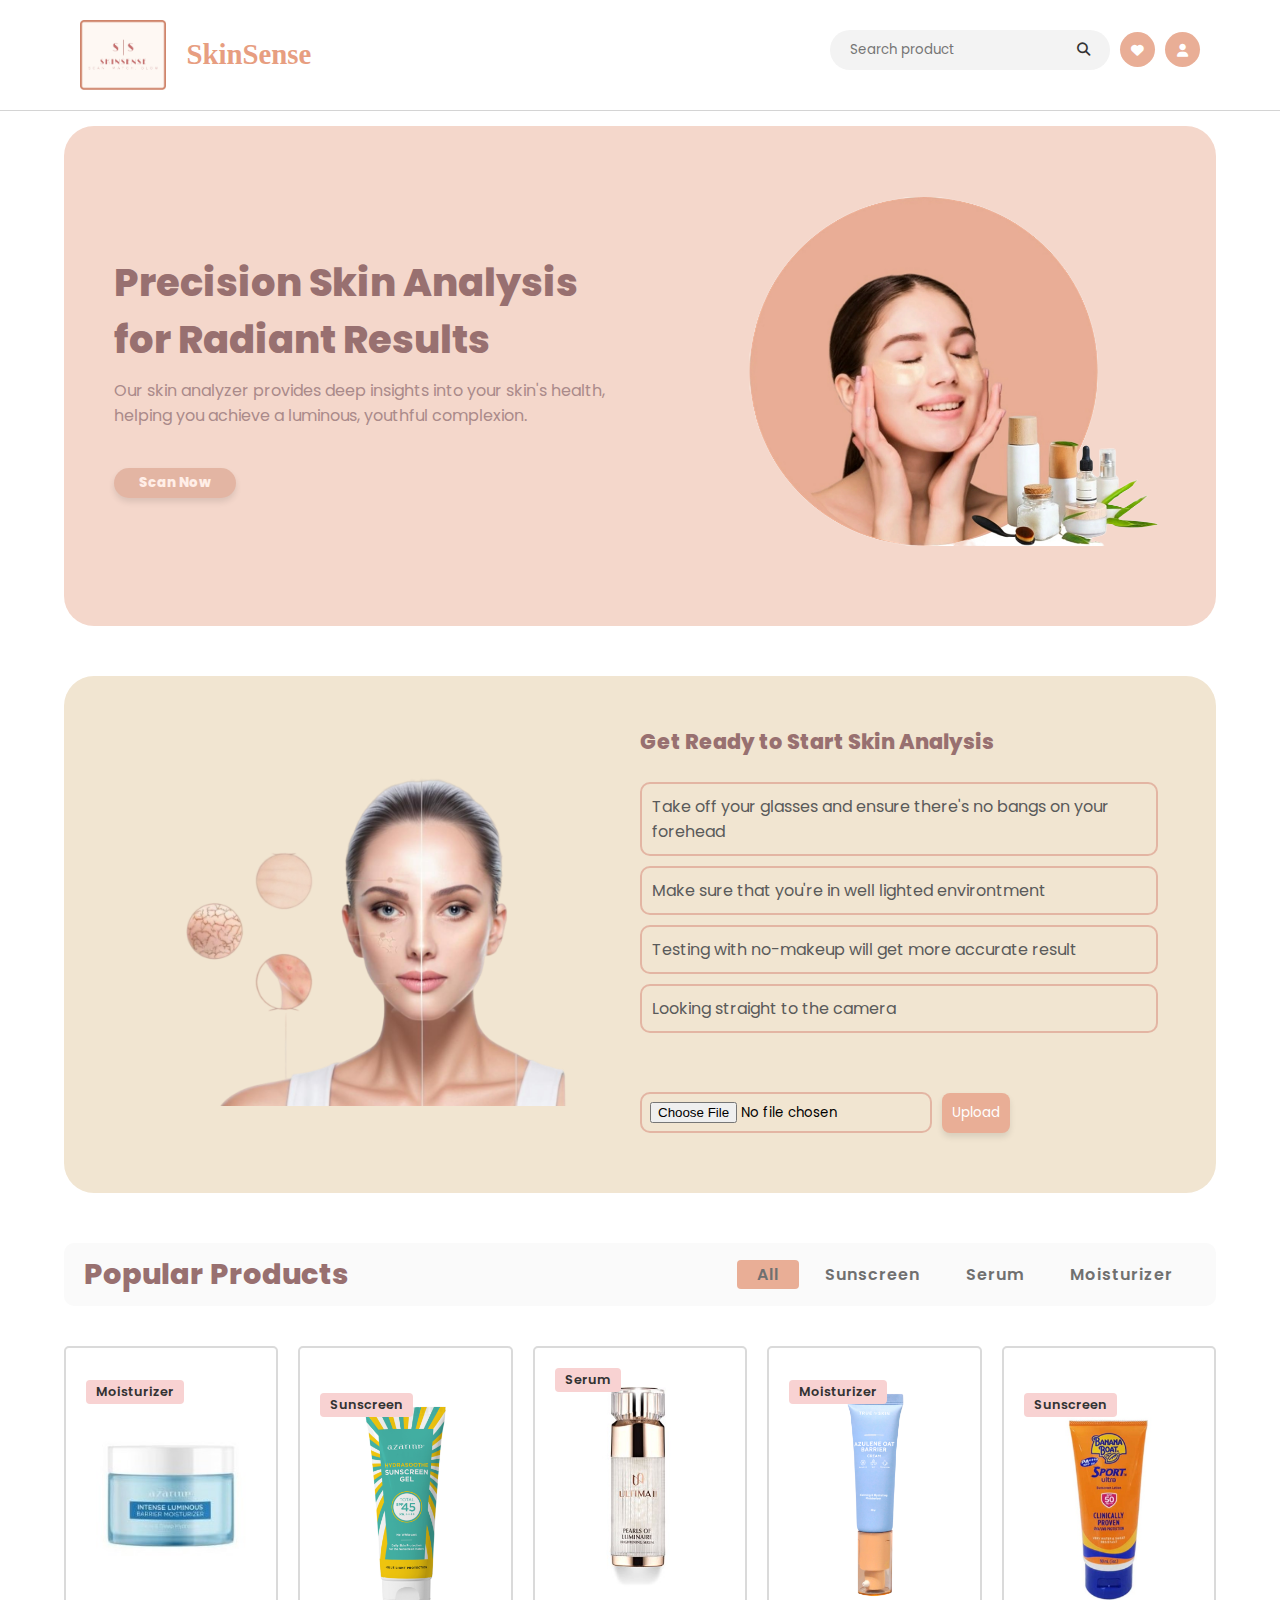
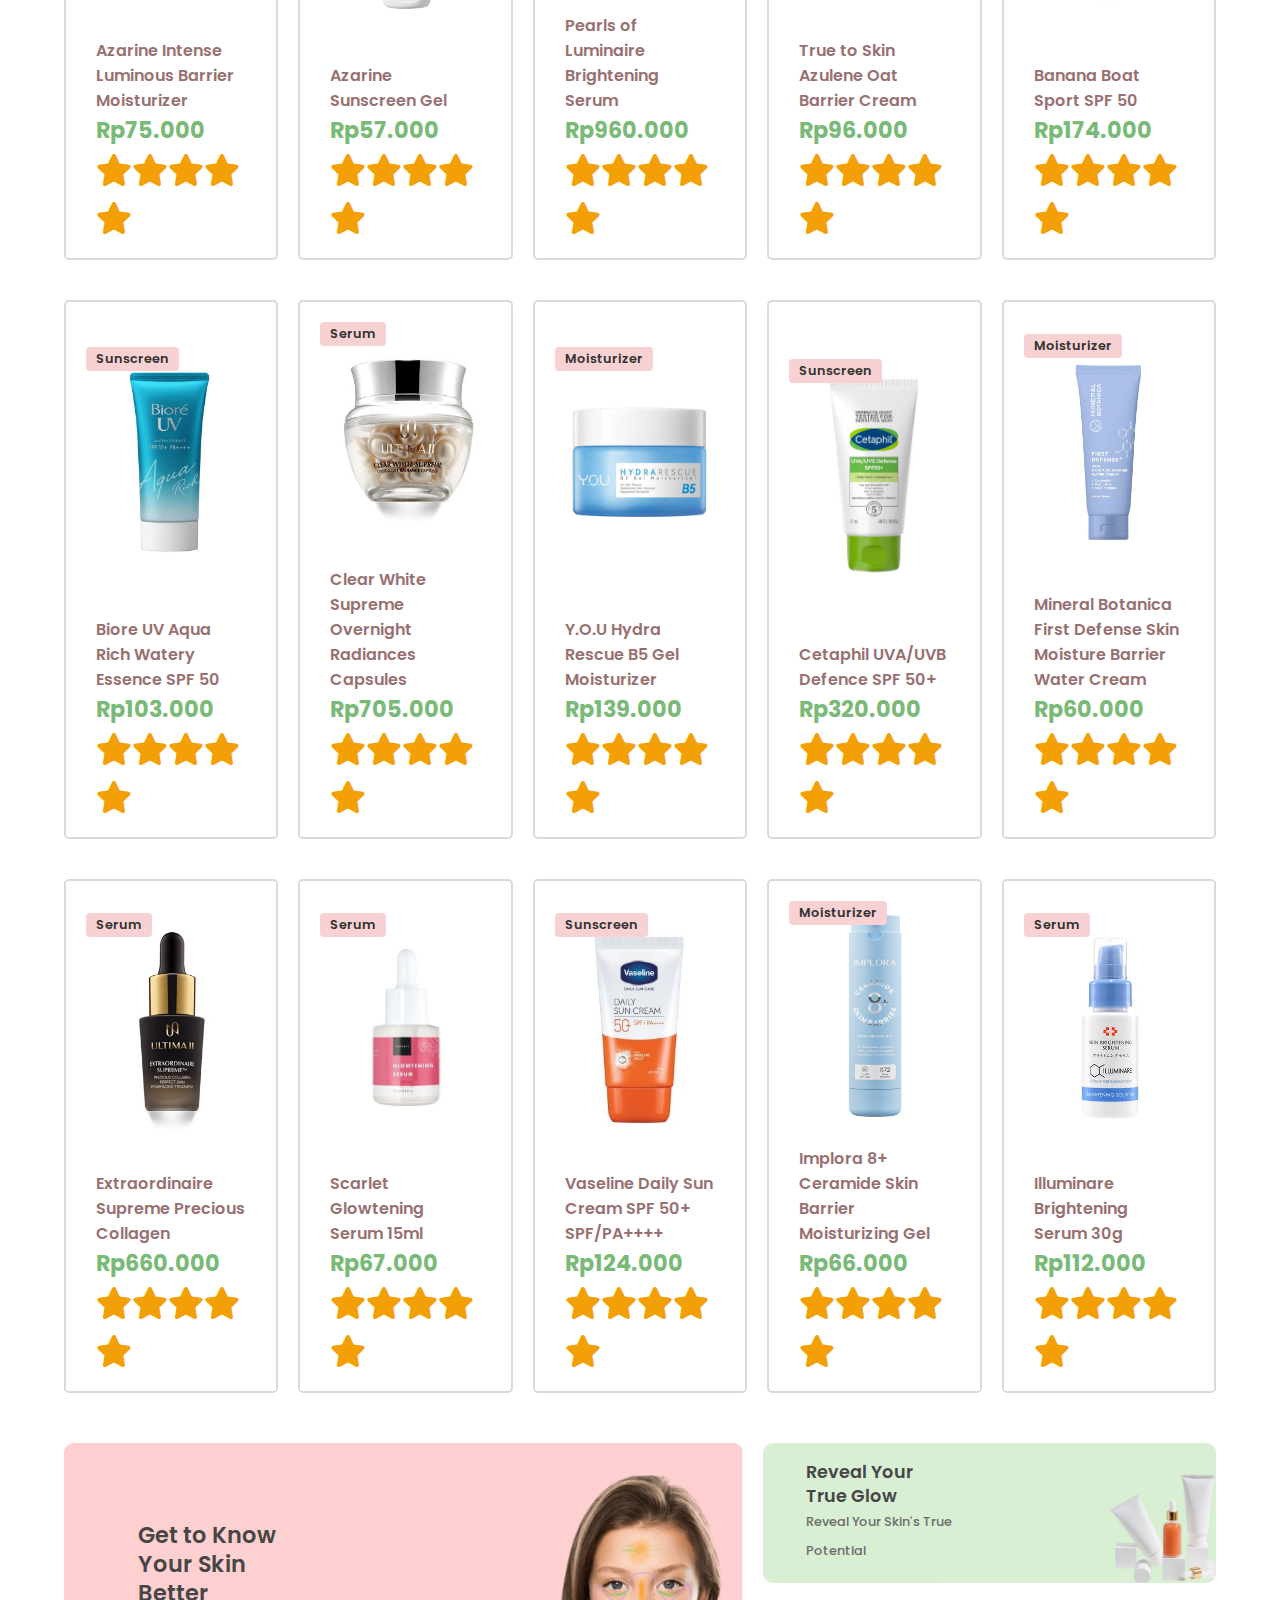
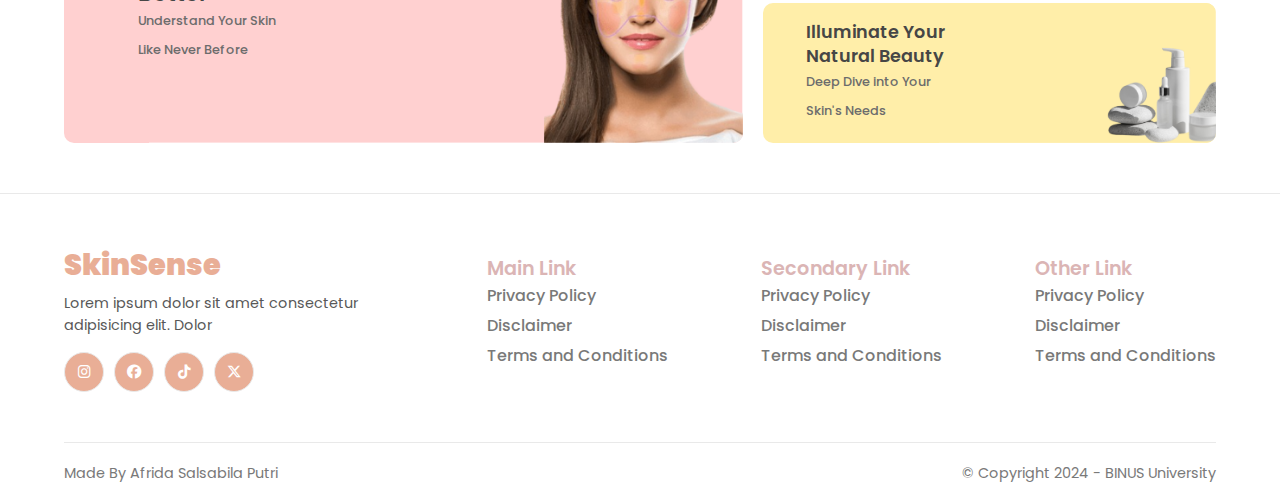
<file: index.html>
<!DOCTYPE html>
<html lang="en">
<head>
    <meta charset="UTF-8">
    <meta name="viewport" content="width=device-width, initial-scale=1.0">
    <!--==========Title==========-->
    <title>SkinSense</title>
    <!--==========CSS==========-->
    <link rel="stylesheet" href="style.css">
    <!--Font-->
    <link rel="stylesheet" href="https://cdnjs.cloudflare.com/ajax/libs/font-awesome/6.5.2/css/all.min.css">

    <!--Font Roboto-->
    <link rel="preconnect" href="https://fonts.googleapis.com">
    <link rel="preconnect" href="https://fonts.gstatic.com" crossorigin>
    <link href="https://fonts.googleapis.com/css2?family=Cabin:ital,wght@0,400..700;1,400..700&family=Poppins:ital,wght@0,100;0,200;0,300;0,400;0,500;0,600;0,700;0,800;0,900;1,100;1,200;1,300;1,400;1,500;1,600;1,700;1,800;1,900&display=swap" rel="stylesheet">
</head>
<body>
    <!--Navbar-->
    <nav class="navigation">
        <a href="#" class="logo">
            <img src="image/logo.png">
            SkinSense
        </a>

        <!--Search bar-->
        <form class="search-box">
            <input type="text" placeholder="Search product" required>
            <button>
                <i class="fa-solid fa-magnifying-glass"></i>
            </button>
        </form>
        <!--button-->
        <div class="nav-btns">

            <!--Heart-->
            <a href="#" class="nav-heart">
                <i class="fa-solid fa-heart"></i>
            </a>
            
            <!--User-->
            <a href="#" class="nav-user">
                <i class="fa-solid fa-user"></i>
            </a>

        </div>
    </nav> <!--nav_end-->

    <!--Main-->
    <section id="main">

        <!--Text-->
        <div class="main-text">
            <h1>Precision Skin Analysis for Radiant Results</h1>
            <p>Our skin analyzer provides deep insights into your skin's health, helping you achieve a luminous, youthful complexion.</p>
            <button id="scan-now">Scan Now</button>
            <!--<a href="#">Scan Now</a>-->
        </div>

        <!--image-->
        <div class="main-img">
            <img src="image/hero_img (1).png" alt="">
        </div>

    </section><!--main_end-->

    <!--Scan Image-->
    <section id="scan_image">

        <!--Image-->
        <div class="scan-image">
            <img src="image/face scan.png">
        </div>

        <!--Text-->
        <div class="scan-text">
            <h1>Get Ready to Start Skin Analysis</h1>
            <p>Take off your glasses and ensure there's no bangs on your forehead</p>
            <p>Make sure that you're in well lighted environtment</p>
            <p>Testing with no-makeup will get more accurate result</p>
            <p>Looking straight to the camera</p>

            <div class="scan-button">
                <input type="file" id="image-input" accept="image/*" required>
                <button type="submit">Upload</button>
            </div>

        </div>

    </section>

    <!--all_product-->
    <section id="all_product">

        <!--heading-->
        <div class="new-p-heading">
            <h3>Popular Products</h3>
            <!--filter-->
            <ul>
                <li class="active" data-filter="all">All</li>
                <li data-filter="sunscreen">Sunscreen</li>
                <li data-filter="serum">Serum</li>
                <li data-filter="moisturizer">Moisturizer</li>
            </ul>
        </div>

        <!--container-->
        <div class="all-product-container">
            
            <!--box1-->
            <div class="all-product-box moisturizer" id="product1">
                <!--img-->
                <div class="all-product-img">
                    <img src="image/m1.jpg">
                    <span>Moisturizer</span>
                </div>

                <!--text-->
                <div class="all-product-text-section">
                    <h4 class="all-product-title">Azarine Intense Luminous Barrier Moisturizer</h4>
                    <span>Rp75.000</span>
                    <h1 href="#" class="all-love">
                        <i class="fa-solid fa-star"></i><i class="fa-solid fa-star"></i><i class="fa-solid fa-star"></i><i class="fa-solid fa-star"></i><i class="fa-solid fa-star"></i>
                    </h1>
                </div>
            </div>

             <!--box2-->
             <div class="all-product-box sunscreen" id="product2">
                <!--img-->
                <div class="all-product-img">
                    <img src="image/ss1.png">
                    <span>Sunscreen</span>
                </div>

                <!--text-->
                <div class="all-product-text-section">
                    <h4 class="all-product-title">Azarine Sunscreen Gel</h4>
                    <span>Rp57.000</span>
                    <h1 href="#" class="all-love">
                        <i class="fa-solid fa-star"></i><i class="fa-solid fa-star"></i><i class="fa-solid fa-star"></i><i class="fa-solid fa-star"></i><i class="fa-solid fa-star"></i>
                    </h1>
                </div>
            </div>

             <!--box3-->
             <div class="all-product-box serum" id="product3">
                <!--img-->
                <div class="all-product-img">
                    <img src="image/s1.jpg">
                    <span>Serum</span>
                </div>

                <!--text-->
                <div class="all-product-text-section">
                    <h4 class="all-product-title">Pearls of Luminaire Brightening Serum</h4>
                    <span>Rp960.000</span>
                    <h1 href="#" class="all-love">
                        <i class="fa-solid fa-star"></i><i class="fa-solid fa-star"></i><i class="fa-solid fa-star"></i><i class="fa-solid fa-star"></i><i class="fa-solid fa-star"></i>
                    </h1>
                </div>
            </div>

             <!--box4-->
             <div class="all-product-box moisturizer" id="product4">
                <!--img-->
                <div class="all-product-img">
                    <img src="image/m2.png">
                    <span>Moisturizer</span>
                </div>
                <!--text-->
                <div class="all-product-text-section">
                    <h4 class="all-product-title">True to Skin Azulene Oat Barrier Cream</h4>
                    <span>Rp96.000</span>
                    <h1 href="#" class="all-love">
                        <i class="fa-solid fa-star"></i><i class="fa-solid fa-star"></i><i class="fa-solid fa-star"></i><i class="fa-solid fa-star"></i><i class="fa-solid fa-star"></i>
                    </h1>
                </div>
            </div>

             <!--box5-->
             <div class="all-product-box sunscreen" id="product5">
                <!--img-->
                <div class="all-product-img">
                    <img src="image/ss2.jpg">
                    <span>Sunscreen</span>
                </div>
                <!--text-->
                <div class="all-product-text-section">
                    <h4 class="all-product-title">Banana Boat Sport SPF 50</h4>
                    <span>Rp174.000</span>
                    <h1 href="#" class="all-love">
                        <i class="fa-solid fa-star"></i><i class="fa-solid fa-star"></i><i class="fa-solid fa-star"></i><i class="fa-solid fa-star"></i><i class="fa-solid fa-star"></i>
                    </h1>
                </div>
            </div>

             <!--box6-->
             <div class="all-product-box sunscreen" id="product6">
                <!--img-->
                <div class="all-product-img">
                    <img src="image/ss3.png">
                    <span>Sunscreen</span>
                </div>
                <!--text-->
                <div class="all-product-text-section">
                    <h4 class="all-product-title">Biore UV Aqua Rich Watery Essence SPF 50</h4>
                    <span>Rp103.000</span>
                    <h1 href="#" class="all-love">
                        <i class="fa-solid fa-star"></i><i class="fa-solid fa-star"></i><i class="fa-solid fa-star"></i><i class="fa-solid fa-star"></i><i class="fa-solid fa-star"></i>
                    </h1>
                </div>
            </div>

             <!--box7-->
             <div class="all-product-box serum" id="product7">
                <!--img-->
                <div class="all-product-img">
                    <img src="image/s2.jpg">
                    <span>Serum</span>
                </div>
                <!--text-->
                <div class="all-product-text-section">
                    <h4 class="all-product-title">Clear White Supreme Overnight Radiances Capsules</h4>
                    <span>Rp705.000</span>
                    <h1 href="#" class="all-love">
                        <i class="fa-solid fa-star"></i><i class="fa-solid fa-star"></i><i class="fa-solid fa-star"></i><i class="fa-solid fa-star"></i><i class="fa-solid fa-star"></i>
                    </h1>
                </div>
            </div>

             <!--box8-->
             <div class="all-product-box moisturizer" id="product8">
                <!--img-->
                <div class="all-product-img">
                    <img src="image/m3.jpg">
                    <span>Moisturizer</span>
                </div>
                <!--text-->
                <div class="all-product-text-section">
                    <h4 class="all-product-title">Y.O.U Hydra Rescue B5 Gel Moisturizer</h4>
                    <span>Rp139.000</span>
                    <h1 href="#" class="all-love">
                        <i class="fa-solid fa-star"></i><i class="fa-solid fa-star"></i><i class="fa-solid fa-star"></i><i class="fa-solid fa-star"></i><i class="fa-solid fa-star"></i>
                    </h1>
                </div>
            </div>

             <!--box9-->
             <div class="all-product-box sunscreen" id="product9">
                <!--img-->
                <div class="all-product-img">
                    <img src="image/ss4.jpg">
                    <span>Sunscreen</span>
                </div>
                <!--text-->
                <div class="all-product-text-section">
                    <h4 class="all-product-title">Cetaphil UVA/UVB Defence SPF 50+</h4>
                    <span>Rp320.000</span>
                    <h1 href="#" class="all-love">
                        <i class="fa-solid fa-star"></i><i class="fa-solid fa-star"></i><i class="fa-solid fa-star"></i><i class="fa-solid fa-star"></i><i class="fa-solid fa-star"></i>
                    </h1>
                </div>
            </div>

             <!--box10-->
             <div class="all-product-box moisturizer" id="product10">
                <!--img-->
                <div class="all-product-img">
                    <img src="image/m4.jpg">
                    <span>Moisturizer</span>
                </div>
                <!--text-->
                <div class="all-product-text-section">
                    <h4 class="all-product-title">Mineral Botanica First Defense Skin Moisture Barrier Water Cream</h4>
                    <span>Rp60.000</span>
                    <h1 href="#" class="all-love">
                        <i class="fa-solid fa-star"></i><i class="fa-solid fa-star"></i><i class="fa-solid fa-star"></i><i class="fa-solid fa-star"></i><i class="fa-solid fa-star"></i>
                    </h1>
                </div>
            </div>

            <!--box11-->
            <div class="all-product-box serum" id="product11">
                <!--img-->
                <div class="all-product-img">
                    <img src="image/s3.jpg">
                    <span>Serum</span>
                </div>
                <!--text-->
                <div class="all-product-text-section">
                    <h4 class="all-product-title">Extraordinaire Supreme Precious Collagen</h4>
                    <span>Rp660.000</span>
                    <h1 href="#" class="all-love">
                        <i class="fa-solid fa-star"></i><i class="fa-solid fa-star"></i><i class="fa-solid fa-star"></i><i class="fa-solid fa-star"></i><i class="fa-solid fa-star"></i>
                    </h1>
                </div>
            </div>

            <!--box12-->
            <div class="all-product-box serum" id="product12">
                <!--img-->
                <div class="all-product-img">
                    <img src="image/s4.jpg">
                    <span>Serum</span>
                </div>
                <!--text-->
                <div class="all-product-text-section">
                    <h4 class="all-product-title">Scarlet Glowtening Serum 15ml</h4>
                    <span>Rp67.000</span>
                    <h1 href="#" class="all-love">
                        <i class="fa-solid fa-star"></i><i class="fa-solid fa-star"></i><i class="fa-solid fa-star"></i><i class="fa-solid fa-star"></i><i class="fa-solid fa-star"></i>
                    </h1>
                </div>
            </div>

            <!--box13-->
            <div class="all-product-box sunscreen" id="product13">
                <!--img-->
                <div class="all-product-img">
                    <img src="image/ss5.jpg">
                    <span>Sunscreen</span>
                </div>
                <!--text-->
                <div class="all-product-text-section">
                    <h4 class="all-product-title">Vaseline Daily Sun Cream SPF 50+ SPF/PA++++</h4>
                    <span>Rp124.000</span>
                    <h1 href="#" class="all-love">
                        <i class="fa-solid fa-star"></i><i class="fa-solid fa-star"></i><i class="fa-solid fa-star"></i><i class="fa-solid fa-star"></i><i class="fa-solid fa-star"></i>
                    </h1>
                </div>
            </div>

            <!--box14-->
            <div class="all-product-box moisturizer" id="product14">
                <!--img-->
                <div class="all-product-img">
                    <img src="image/m5.png">
                    <span>Moisturizer</span>
                </div>
                <!--text-->
                <div class="all-product-text-section">
                    <h4 class="all-product-title">Implora 8+ Ceramide Skin Barrier Moisturizing Gel</h4>
                    <span>Rp66.000</span>
                    <h1 href="#" class="all-love">
                        <i class="fa-solid fa-star"></i><i class="fa-solid fa-star"></i><i class="fa-solid fa-star"></i><i class="fa-solid fa-star"></i><i class="fa-solid fa-star"></i>
                    </h1>
                </div>
            </div>

            <!--box15-->
            <div class="all-product-box serum" id="product15">
                <!--img-->
                <div class="all-product-img">
                    <img src="image/s5.jpg">
                    <span>Serum</span>
                </div>
                <!--text-->
                <div class="all-product-text-section">
                    <h4 class="all-product-title">Illuminare Brightening Serum 30g</h4>
                    <span>Rp112.000</span>
                    <h1 href="#" class="all-love">
                        <i class="fa-solid fa-star"></i><i class="fa-solid fa-star"></i><i class="fa-solid fa-star"></i><i class="fa-solid fa-star"></i><i class="fa-solid fa-star"></i>
                    </h1>
                </div>
            </div>
        </div>
    
    </section>

    <!--Banner Grid 1/3-->
    <section class="banner-grid-half">

        <!--box1-->
        <div class="banner-grid-box banner-grid-box1">
            <!--img-->
            <img src="image/b3.png">
            <!--Text-->
            <div class="banner-grid-text">
                <strong>Get to Know Your Skin Better</strong>
                <span>Understand Your Skin Like Never Before</span>
            </div>
        </div>

        <!--box2-->
        <div class="banner-grid-box banner-grid-box2">
            <!--img-->
            <img src="image/b1.png">
            <!--Text-->
            <div class="banner-grid-text">
                <strong>Reveal Your True Glow</strong>
                <span>Reveal Your Skin's True Potential</span>
            </div>
        </div>

        <!--box3-->
        <div class="banner-grid-box banner-grid-box3">
            <!--img-->
            <img src="image/b2.png">
            <!--Text-->
            <div class="banner-grid-text">
                <strong>Illuminate Your Natural Beauty</strong>
                <span>Deep Dive into Your Skin's Needs</span>
            </div>
        </div>
        
    </section><!--grid_end-->

    <!--Footer-->
    <footer>
        <div class="footer-container">
            <!--Container-->
            <div class="footer-company-box">
                <!--logo-->
                <a href="#" class="footer-logo">SkinSense</a>
                <!--details-->
                <p>Lorem ipsum dolor sit amet consectetur adipisicing elit. Dolor</p>
                <!--sosmed-->
                <div class="footer-sosmed">
                    <a href="#"><i class="fa-brands fa-instagram"></i></a>
                    <a href="#"><i class="fa-brands fa-facebook"></i></a>
                    <a href="#"><i class="fa-brands fa-tiktok"></i></a>
                    <a href="#"><i class="fa-brands fa-x-twitter"></i></a>
                </div>
            </div>

            <!--link box-->
            <div class="footer-link-box">
                <strong>Main Link</strong>
                <ul>
                    <li><a href="#">Privacy Policy</a></li>
                    <li><a href="#">Disclaimer</a></li>
                    <li><a href="#">Terms and Conditions</a></li>
                </ul>
            </div>

            <div class="footer-link-box">
                <strong>Secondary Link</strong>
                <ul>
                    <li><a href="#">Privacy Policy</a></li>
                    <li><a href="#">Disclaimer</a></li>
                    <li><a href="#">Terms and Conditions</a></li>
                </ul>
            </div>

            <div class="footer-link-box">
                <strong>Other Link</strong>
                <ul>
                    <li><a href="#">Privacy Policy</a></li>
                    <li><a href="#">Disclaimer</a></li>
                    <li><a href="#">Terms and Conditions</a></li>
                </ul>
            </div>

        </div>

        <!--bottom section-->
        <div class="footer-bottom">
            <span class="footer-owner">Made By Afrida Salsabila Putri</span>
            <span class="copyright">© Copyright 2024 - BINUS University</span>
        </div>

    </footer>


    <script src="./script.js"></script>

    <!--JQuery-->
    <script src="js/jquery-3.7.1.js"></script>

    <!--Script-->
    <script>
        //filter_link_active//
        var selector = '.new-p-heading li';

        $(selector).on('click', function(){
            $(selector).removeClass('active')
            $(this).addClass('active')
        });

        /*box-filter*/
        $(document).ready(function(){
            $('.new-p-heading li').click(function(){
                const value = $(this).attr('data-filter')
                if(value == 'all'){
                    $('.all-product-box').show('1000');
                }else{
                    $('.all-product-box').not('.' + value).hide('1000');
                    $('.all-product-box').filter('.' + value).show('1000');
                }
            })
        });

    </script>
</body>
</html>
</file>
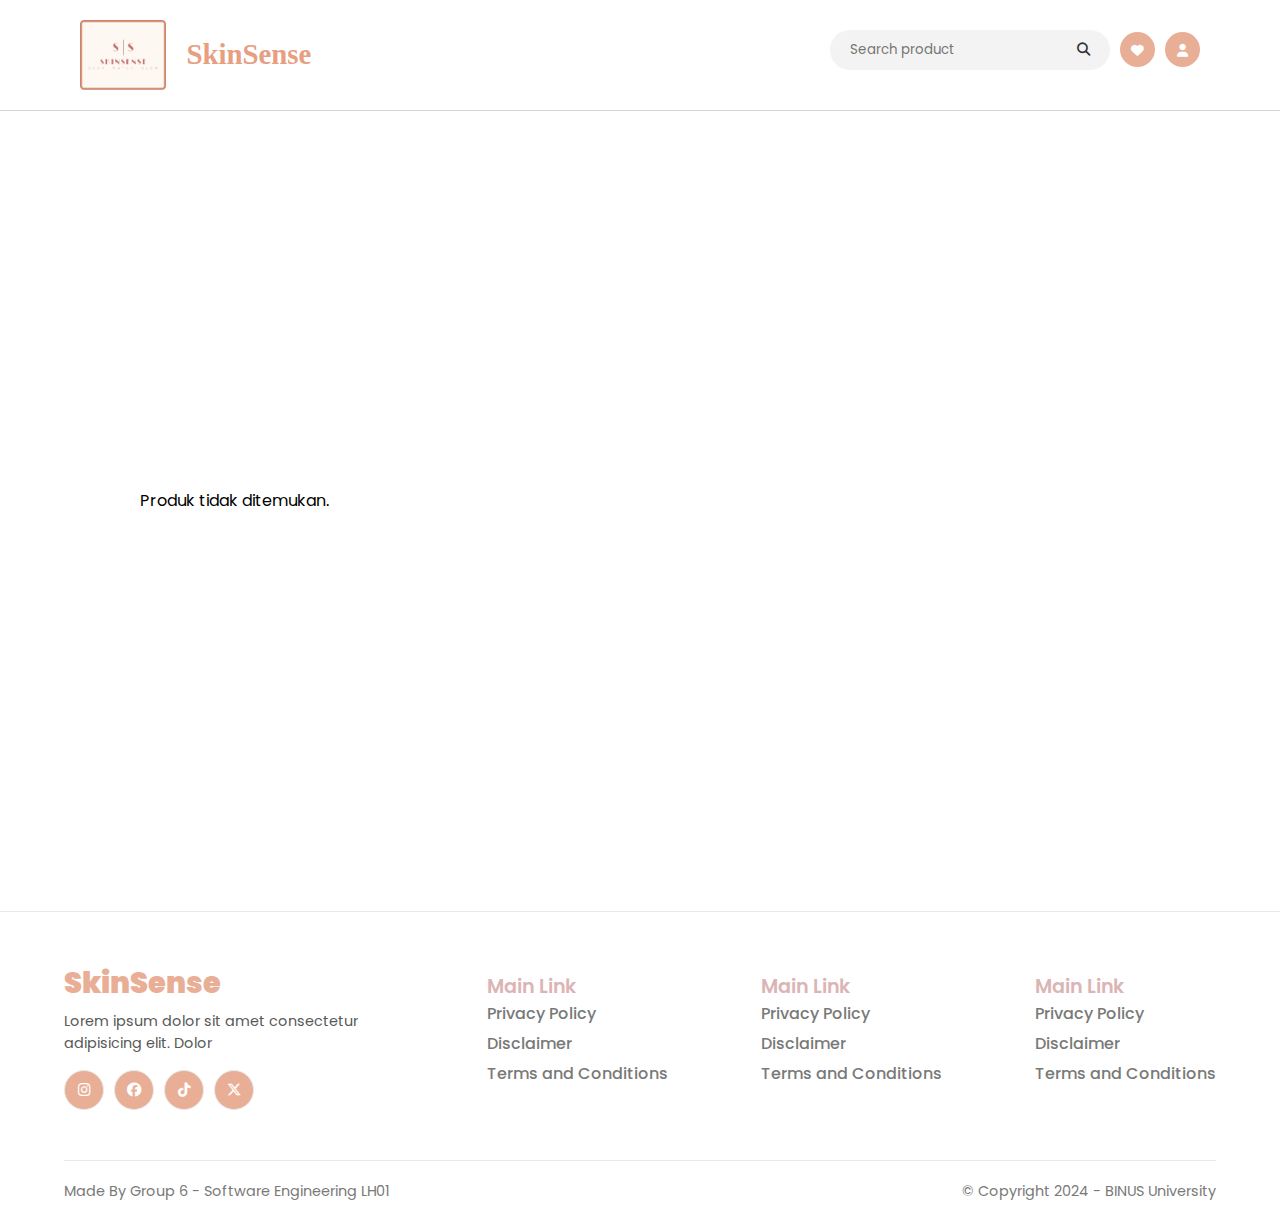
<file: product_detail.html>
<!DOCTYPE html>
<html lang="en">
<head>
    <meta charset="UTF-8">
    <meta name="viewport" content="width=device-width, initial-scale=1.0">
    <!--==========Title==========-->
    <title>Product Detail</title>
    <!--==========CSS==========-->
    <link rel="stylesheet" href="../style.css">
    <!--Font-->
    <link rel="stylesheet" href="https://cdnjs.cloudflare.com/ajax/libs/font-awesome/6.5.2/css/all.min.css">

    <!--Font Roboto-->
    <link rel="preconnect" href="https://fonts.googleapis.com">
    <link rel="preconnect" href="https://fonts.gstatic.com" crossorigin>
    <link href="https://fonts.googleapis.com/css2?family=Cabin:ital,wght@0,400..700;1,400..700&family=Poppins:ital,wght@0,100;0,200;0,300;0,400;0,500;0,600;0,700;0,800;0,900;1,100;1,200;1,300;1,400;1,500;1,600;1,700;1,800;1,900&display=swap" rel="stylesheet">
</head>
<body>
    <!--Navbar-->
    <nav class="navigation">
        <a href="../index.html" class="logo">
            <img src="../image/logo.png">
            SkinSense
        </a>

        <!--Search bar-->
        <form class="search-box">
            <input type="text" placeholder="Search product" required>
            <button>
                <i class="fa-solid fa-magnifying-glass"></i>
            </button>
        </form>
        <!--button-->
        <div class="nav-btns">

            <!--Heart-->
            <a href="#" class="nav-heart">
                <i class="fa-solid fa-heart"></i>
            </a>
            
            <!--User-->
            <a href="#" class="nav-user">
                <i class="fa-solid fa-user"></i>
            </a>

        </div>
    </nav> <!--nav_end-->


    <!--Product Detail-->
    <section id="product_detail">

        <!--img-->
        <div class="d-product-img">
            <img id="product-image" src="">
        </div>

        <!--text-->
        <div class="d-product-text">
            <!--title-->
            <strong id="product-title"></strong>

            <!--rating-->
            <span class="rating" id="product-rating">
                <i class="fa-solid fa-star"></i>
                <i class="fa-solid fa-star"></i>
                <i class="fa-solid fa-star"></i>
                <i class="fa-solid fa-star"></i>
                <i class="fa-solid fa-star"></i>
                <span></span>
            </span>

            <!--detail-->
            <p id="product-description"></p>

            <!--price-->
            <span class="price" id="product-price"></span>

            <!--button add to fav-->
            <a href="#" class="add-love-btn">Add to Favorite</a>

        </div>

    </section>
    

    <!--Footer-->
    <footer>
        <div class="footer-container">
            <!--Container-->
            <div class="footer-company-box">
                <!--logo-->
                <a href="#" class="footer-logo">SkinSense</a>
                <!--details-->
                <p>Lorem ipsum dolor sit amet consectetur adipisicing elit. Dolor</p>
                <!--sosmed-->
                <div class="footer-sosmed">
                    <a href="#"><i class="fa-brands fa-instagram"></i></a>
                    <a href="#"><i class="fa-brands fa-facebook"></i></a>
                    <a href="#"><i class="fa-brands fa-tiktok"></i></a>
                    <a href="#"><i class="fa-brands fa-x-twitter"></i></a>
                </div>
            </div>

            <!--link box-->
            <div class="footer-link-box">
                <strong>Main Link</strong>
                <ul>
                    <li><a href="#">Privacy Policy</a></li>
                    <li><a href="#">Disclaimer</a></li>
                    <li><a href="#">Terms and Conditions</a></li>
                </ul>
            </div>

            <div class="footer-link-box">
                <strong>Main Link</strong>
                <ul>
                    <li><a href="#">Privacy Policy</a></li>
                    <li><a href="#">Disclaimer</a></li>
                    <li><a href="#">Terms and Conditions</a></li>
                </ul>
            </div>

            <div class="footer-link-box">
                <strong>Main Link</strong>
                <ul>
                    <li><a href="#">Privacy Policy</a></li>
                    <li><a href="#">Disclaimer</a></li>
                    <li><a href="#">Terms and Conditions</a></li>
                </ul>
            </div>

        </div>

        <!--bottom section-->
        <div class="footer-bottom">
            <span class="footer-owner">Made By Group 6 - Software Engineering LH01</span>
            <span class="copyright">© Copyright 2024 - BINUS University</span>
        </div>

    </footer>


    <script src="js/detail.js"></script>

    <!--JQuery-->
    <script src="js/jquery-3.7.1.js"></script>

    <!--Script-->
    <script>
        //filter_link_active//
        var selector = '.new-p-heading li';

        $(selector).on('click', function(){
            $(selector).removeClass('active')
            $(this).addClass('active')
        });

        /*box-filter*/
        $(document).ready(function(){
            $('.new-p-heading li').click(function(){
                const value = $(this).attr('data-filter')
                if(value == 'all'){
                    $('.all-product-box').show('1000');
                }else{
                    $('.all-product-box').not('.' + value).hide('1000');
                    $('.all-product-box').filter('.' + value).show('1000');
                }
            })
        });

    </script>
</body>
</html>
</file>
<file: style.css>
/*basic*/
*{
    margin: 0px;
    padding: 0px;
    box-sizing: border-box;
    font-family: poppins;

}

ul{
    list-style: none;
}

a{
    text-decoration: none;
}

/*navbar*/
.navigation{
    display: flex;
    justify-content: space-between;
    align-items: center;
    padding-top: 10px;
    padding-bottom: 20px;
    width: 100%;
    margin: auto;
    padding-left: 80px;
    padding-right: 80px;
    margin-bottom: 15px;
    border-bottom: 1px solid #d4d4d4;
    background-color: white;
}

.logo{
    font-size: 1.8rem;
    color: #e79e81;
    font-weight: 800;
    font-family: cursive;
    display: flex;
    justify-content: center;
    align-items: center;
    padding-top: 10px;
}

.logo img{
    height: 100%;
    object-fit: contain;
    object-position: center;
    max-height: 70px;
    margin-right: 20px;

}

.search-box{
    width: 280px;
    height: 40px;
    display: flex;
    justify-content: space-between;
    align-items: center;
    background-color: #f3f3f3;
    border-radius: 30px;
    padding: 0px 20px;
    margin-left: auto;
}

.search-box input{
    width: 95%;
    height: 100%;
    background-color: transparent;
    border: none;
    outline: none;
}

.search-box button{
    color: #333333;
    border: none;
    outline: none;
    background-color: transparent;
    cursor: pointer;
}

.nav-btns{
    display: flex;
    justify-content: center;
    align-items: center;
}

.nav-btns a{
    width: 35px;
    height: 35px;
    display: flex;
    justify-content: center;
    align-items: center;
    border-radius: 50%;
    background-color: #e9ae96;
    color: #383838;
    font-size: 0.8rem;
    margin-left: 10px;
}

.nav-btns a i{
    margin-top: 2px;
}

.nav-user i{
    color: white;
}

.nav-heart i{
    color: white;
}

/*main*/
#main{
    max-width: 1200px;
    width: 90%;
    padding: 50px;
    border-radius: 30px;
    min-height: 500px;
    margin: auto;
    display: grid;
    grid-template-columns: 1fr 1fr;
    align-items: center;
    background-color: #e9ae967f;
}

.main-img img{
    width: 100%;
    height: 100%;
    max-height: 350px;
    margin-left: 50px;
    object-position: center;
    object-fit: contain;
}

.main-text{
    display: flex;
    flex-direction: column;
    align-items: flex-start;
}

.main-text h1{
    font-size: 2.4rem;
    color: #987070;
    font-weight: 800;
}

.main-text p{
    color: #aa8a8a;
    margin: 10px 0px;
    text-overflow: ellipsis;
    overflow: hidden;
    display: -webkit-box;
    -webkit-box-orient: vertical;
}

.main-text button{
    font-weight: 800;
    color: #ffeee7;
    background-color: #e3b5a3;
    border-radius: 30px;
    padding: 5px 25px;
    margin-top: 30px;
    border: transparent;
    cursor: pointer;
    box-shadow: 0 4px 6px rgba(0, 0, 0, 0.1);
    transition: box-shadow 0.3s ease-in-out;
}

.main-text button:hover{
    color: #e3b5a3;
    background-color: #ffeee7;
}

/*scan-image*/
#scan_image{
    max-width: 1200px;
    width: 90%;
    border-radius: 30px;
    min-height: 200px;
    margin: 50px auto;
    display: grid;
    grid-template-columns: 1fr 1fr;
    align-items: center;
    background-color: #F1E5D1;
}

.scan-image img{
    width: 100%;
    height: 100%;
    max-height: 350px;
    object-position: center;
    object-fit: contain;
}

.scan-text{
    display: flex;
    flex-direction: column;
    align-items: flex-start;
    margin: 50px auto;
    margin-bottom: 30px;
}

.scan-text h1{
    font-size: 1.3rem;
    color: #987070;
    font-weight: 800;
    padding-bottom: 25px;
}

.scan-text p{
    color: #5a5a5a;
    text-overflow: ellipsis;
    overflow: hidden;
    display: -webkit-box;
    -webkit-box-orient: vertical;
    border: 2px solid #e3b5a3;
    padding: 10px;
    margin-right: 30px;
    margin-bottom: 10px;
    border-radius: 10px;
    width: 90%;
}

.scan-button{
        flex: 1 1 100px;
        display: flex;
        justify-content: flex-end;
        align-items: center;
        gap: 10px;
        margin-top: 20px;
}

.scan-button input[type="file"] {
    padding: 8px;
    border: 2px solid #e3b5a3;
    border-radius: 10px;
}

.scan-button button {
    padding: 10px 10px;
    background-color: #e9ae96;
    color: white;
    border: none;
    border-radius: 8px;
    cursor: pointer;
    box-shadow: 0 4px 6px rgba(0, 0, 0, 0.1);
    transition: box-shadow 0.3s ease-in-out;
}

.scan-button button:hover{
    color: #F1E5D1;
    background-color: #987070;
}

/*all-product*/
#all_product{
    max-width: 1200px;
    width: 90%;
    margin: 50px auto;
}

.new-p-heading{
    display: flex;
    justify-content: space-between;
    align-items: center;
    flex-wrap: wrap;
    width: 100%;
    background-color: #fafafa;
    padding: 10px 20px;
    border-radius: 10px;
}

.new-p-heading h3{
    font-size: 1.8rem;
    color: #987070;
    font-weight: 800;
}

.new-p-heading ul{
    display: flex;
    justify-content: center;
    align-items: center;
    flex-wrap: wrap;
}

.new-p-heading li{
    padding: 2px 20px;
    border-radius: 4px;
    margin: 0px 3px;
    color: #707070;
    font-weight: 600;
    letter-spacing: 1px;
}

.new-p-heading li.active{
    background-color: #e9ae96;
}

.all-product-box{
    max-width: 100%;
    width: 100%;
    border-radius: 5px;
    display: flex;
    flex-direction: column;
    background-color: #ffffff;
    padding: 10px;
    margin-top: 20px;
    border: 2px solid #dadada;
}

.all-product-img{
    width: 100%;
    height: 250px;
    padding: 20px;
    display: flex;
    margin: auto;
    position: relative;
}

.all-product-img img{
    width: 100%;
    height: 100%;
    object-fit: contain;
    object-position: center;
}

.all-product-img span{
    position: absolute;
    left: 10px;
    top: 10px;
    background-color: #f8d2d2;
    color: #333333;
    padding: 3px 10px;
    font-weight: 600;
    border-radius: 4px;
    font-size: 0.8rem;
}

.all-product-text-section{
    display: flex;
    flex-direction: column;
    justify-content: space-between;
    padding: 5px 20px;
}

.all-product-text-section span{
    color: #7ABA78;
    font-size: 1.4rem;
    font-weight: 700;
}

.all-product-text-section h4{
    color: #987070;
    font-weight: 600;
    font-size: 1rem;
}

.all-product-text-section i{
    color: #f3a006;
}

.all-product-container{
    display: grid;
    grid-template-columns: 1fr 1fr 1fr 1fr 1fr;
    grid-gap: 20px;
    margin-top: 20px;
}

/*banner-grid-3*/
.banner-grid-3{
    display: grid;
    grid-template-columns: 1fr 1fr 1fr;
    grid-gap: 15px;
    max-width: 1200px;
    width: 90%;
    margin: 15px auto;
}

.banner-grid-box{
    position: relative;
    height: 210px;
    border-radius: 10px;
    overflow: hidden;
    display: flex;
    justify-content: flex-end;
}

.banner-grid-text{
    position: absolute;
    left: 14%;
    top: 50%;
    transform: translate(-14%, -50%);
    display: flex;
    flex-direction: column;
    align-items: flex-start;
    justify-content: center;
    max-width: 150px;
}

.banner-grid-box img{
    height: 100%;
    object-fit: cover;
    object-position: center right;
}

.banner-grid-text span{
    color: #6c6c6c;
    font-size: 0.8rem;
    font-weight: 500;
}

.banner-grid-text strong{
    color: #464646;
    font-weight: 600;
    font-size: 1.1rem;
    line-height: 1.5rem;
}

/*grid_half*/
.banner-grid-half{
    max-width: 1200px;
    width: 90%;
    margin: 50px auto;
    display: grid;
    grid-template-columns: 1.5fr 1fr;
    grid-template-rows: 1fr 1fr;
    grid-gap: 20px;
    max-height: 300px;
}

.banner-grid-half .banner-grid-box1,
.banner-grid-half .banner-grid-box2,
.banner-grid-half .banner-grid-box3{
    height: 100%;
}

.banner-grid-half .banner-grid-box1{
    grid-row: 1/3;
    background-color: #FFD0D0;
}
.banner-grid-half .banner-grid-box2{
    background-color: #D8EFD3;
}

.banner-grid-half .banner-grid-box3{
    background-color: #FFEEA9;
}

.banner-grid-half .banner-grid-box1 .banner-grid-text{
    max-height: 220px;
}

.banner-grid-half ,.banner-grid-box1 .banner-grid-text strong{
    font-size: 1.4rem;
    line-height: 1.8rem;
}

/*footer*/
footer{
    width: 100%;
    border-top: 1px solid #e9e9e9;
}

.footer-container{
    max-width: 1200px;
    width: 90%;
    margin: 0px auto;
    padding: 50px 0px;
    display: flex;
    justify-content: space-between;
    align-items: flex-start;
}

.footer-company-box{
    max-width: 330px;
}

.footer-company-box .footer-logo{
    font-size: 1.8rem;
    color: #e9ae96;
    font-weight: 900;
}

.footer-company-box p{
    color: #585858;
    font-size: 0.9rem;
    line-height: 1.4rem;
    margin: 5px 0px;
}

.footer-sosmed{
    display: flex;
    align-items: center;
    flex-wrap: wrap;
}

.footer-sosmed a{
    margin-top: 10px;
    margin-right: 10px;
    width: 40px;
    height: 40px;
    border-radius: 50%;
    display: flex;
    justify-content: center;
    align-items: center;
    border: 1px solid #e9e9e9;
    color: #ffffff;
    background-color: #e9ae96;
    font-size: 0.9rem;
}

.footer-link-box{
    padding-top: 10px;
}

.footer-link-box strong{
    font-size: 1.2rem;
    color: #DBB5B5;
    font-weight: 600;
}

.footer-link-box ul li a{
    color: #797979;
    display: flex;
    margin-bottom: 5px;
    font-weight: 500;
}

.footer-bottom{
    display: flex;
    justify-content: space-between;
    align-items: center;
    flex-wrap: wrap;
    grid-gap: 10px;
    border-top: 1px solid #e9e9e9;
    padding: 20px 0px;
    max-width: 1200px;
    width: 90%;
    margin: auto;
}

.footer-bottom span{
    color: #797979;
    font-size: 0.9rem;
}


/*responsive*/
@media(max-width:1100px){
    .footer-container{
        display: grid;
        grid-template-columns: 1fr 1fr;
        grid-gap: 40px;
    }

    .all-product-container{
        grid-template-columns: 1fr 1fr 1fr 1fr;
    }
}

@media(max-width:1000px){
    .banner-grid-half{
        grid-template-columns: 1fr 1fr;
        grid-template-rows: 1fr 200px;
        max-height: 100%;
    }

    .banner-grid-half .banner-grid-box1{
        grid-column: 1/3;
        grid-row: 1/2;
        height: 300px;
    }
}

@media(max-width:900px){
    #main{
        display: flex;
        flex-direction: column-reverse;
    }

    .main-text{
        margin-top: 40px;
        margin-bottom: 10px;
    }

    #scan_image{
        margin-top: 40px;
        margin-bottom: 10px;
    }

    .scan-text{
        display: flex;
        flex-direction: column;
    }

    .scan-button{
        display: flex;
        flex-direction: column;
    }
}

@media(max-width:760px){
    .navigation{
        display: grid;
        grid-template-columns: 1fr 1fr;
    }

    .search-box{
        grid-row: 2/3;
        grid-column: 1/3;
        width: 100%;
        margin-top: 10px;
        border-radius: 4px;
    }

    .nav-btns{
        margin-left: auto;
    }

    .logo{
        height:  50px;
        margin-left: -170px;
        font-size: 20px;
    }

    #main{
        padding: 20px;
    }

    .main-text h1{
        font-size: 1.8rem;
    }

    .scan-image{
        display: grid;
        flex-direction: column;
        grid-template-columns: 1fr;
    }

    .new-p-heading h3{
        font-size: 1.3rem;
    }

    .all-product-container{
        grid-template-columns: 1fr 1fr 1fr;
    }

    .banner-grid-half .banner-grid-box1 .banner-grid-text strong{
        font-size: 1.2rem;
    }

}

@media(max-width:600px){
    .nav-btns{
        margin-left: auto;
    }

    .logo{
        height:  50px;
        font-size: 20px;
    }

    .new-p-heading{
        flex-direction: column;
    }

    .new-p-heading ul{
        margin-top: 10px;
    }

    .all-product-container{
        grid-template-columns: 1fr 1fr;
    }

    .banner-grid-half .banner-grid-box1 .banner-grid-text strong{
        font-size: 1rem;
        line-height: 1.2rem;
        max-width: 120px;
    }

    .footer-container{
        grid-template-columns: 1fr;
    }
}

@media(max-width:320px){
    .all-product-container{
        grid-template-columns: 1fr;
    }
}

/*product-detail*/
#product_detail{
    display: grid;
    grid-template-columns: 0.8fr 1fr;
    max-width: 1000px;
    width: 90%;
    margin: 30px auto 50px auto;
    justify-content: center;
    align-items: center;
    height: 80vh;
}

.d-product-img{
    border: 1px solid #dfdfdf;
    display: flex;
    justify-content: center;
    align-items: center;
}

.d-product-img img{
    width: 100%;
    height: 90%;
    max-height: 350px;
    object-fit: contain;
    object-position: center;
}

.d-product-text{
    display: flex;
    flex-direction: column;
    padding: 0px 30px;
    justify-content: flex-start;
}

.d-product-text strong{
    color: #987070;
    font-weight: 800;
    font-size: 1.8rem;
}

.d-product-text .rating{
    color: #f3a006;
    font-size: 0.8rem;
    margin-top: 5px;
}

.d-product-text .rating span{
    color: #484848;
    margin-left: 2px;
    font-weight: 500;
}

.d-product-text p{
    color: #484848;
    margin: 10px 0px;
    font-size: 0.9rem;
}

.d-product-text .price{
    color: #7ABA78;
    font-size: 1.8rem;
    font-weight: 700;
}

.d-product-text .add-love-btn{
    width: 100%;
    height: 45px;
    display: flex;
    justify-content: center;
    align-items: center;
    border-radius: 5px;
    background-color: #987070;
    color: #F1E5D1;
    margin-top: 20px;
    cursor: pointer;
    box-shadow: 0 6px 10px rgba(0, 0, 0, 0.1);
    transition: box-shadow 0.3s ease-in-out;
}

.d-product-text .add-love-btn:hover{
    color: #987070;
    background-color: #F1E5D1;
}

/*responsive(2)*/
@media(max-width:820px){
    #product_detail{
        grid-template-columns: 1fr;
    }

    .d-product-text{
        padding: 0px;
        margin-top: 30px;

    }
}

@media(max-width:720px){
    .d-product-text strong{
        font-size: 1.4rem;
    }
}
</file>
